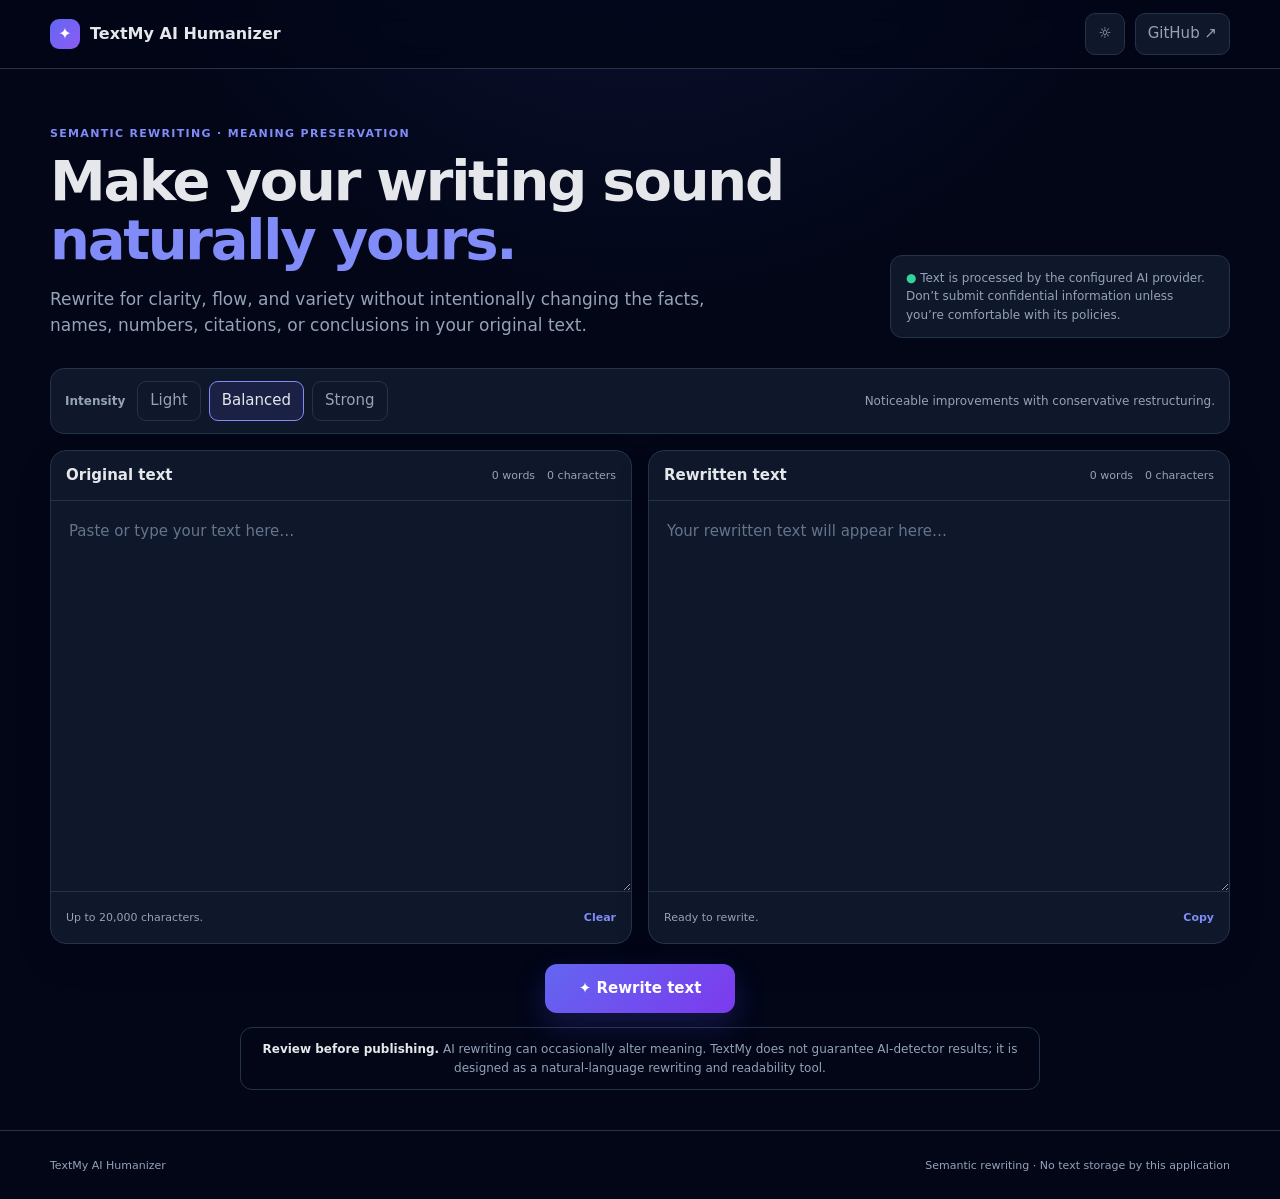
<file: frontend/index.html>
<!doctype html>
<html lang="en">
<head>
  <meta charset="utf-8">
  <meta name="viewport" content="width=device-width, initial-scale=1">
  <meta name="description" content="TextMy AI Humanizer rewrites text for clearer, more natural readability while preserving meaning.">
  <meta property="og:title" content="TextMy AI Humanizer">
  <meta property="og:description" content="TextMy AI Humanizer rewrites text for clearer, more natural readability while preserving meaning.">
  <meta name="theme-color" content="#0f172a">
  <title>TextMy AI Humanizer</title>
  <link rel="stylesheet" href="style.css">
</head>
<body>
  <header class="site-header">
    <div class="container header-inner">
      <a class="brand" href="./" aria-label="TextMy AI Humanizer home"><span class="brand-mark">✦</span><span>TextMy <strong>AI Humanizer</strong></span></a>
      <nav class="header-actions" aria-label="Primary"><button id="themeToggle" class="icon-button" type="button" aria-label="Switch theme" title="Switch theme">☼</button><a class="github-link" href="https://github.com/manmicheal214-maker/textmy-ai-humanizer" target="_blank" rel="noopener noreferrer">GitHub ↗</a></nav>
    </div>
  </header>
  <main class="container main-content">
    <section class="hero"><div><p class="eyebrow">Semantic rewriting · Meaning preservation</p><h1>Make your writing sound <span>naturally yours.</span></h1><p class="hero-copy">Rewrite for clarity, flow, and variety without intentionally changing the facts, names, numbers, citations, or conclusions in your original text.</p></div><div class="privacy-note"><span>●</span> Text is processed by the configured AI provider. Don’t submit confidential information unless you’re comfortable with its policies.</div></section>
    <section class="toolbar" aria-label="Rewrite settings"><div class="intensity" role="group" aria-label="Rewrite intensity"><span class="toolbar-label">Intensity</span><label><input type="radio" name="intensity" value="light"> <span>Light</span></label><label><input type="radio" name="intensity" value="balanced" checked> <span>Balanced</span></label><label><input type="radio" name="intensity" value="strong"> <span>Strong</span></label></div><p id="intensityHelp" class="intensity-help">Noticeable improvements with conservative restructuring.</p></section>
    <section class="editor-grid">
      <article class="panel"><div class="panel-head"><label for="inputText">Original text</label><div class="counts"><span id="inputWords">0 words</span><span id="inputCount">0 characters</span></div></div><textarea id="inputText" maxlength="20000" spellcheck="true" placeholder="Paste or type your text here…" aria-describedby="inputHint"></textarea><div class="panel-foot"><span id="inputHint">Up to 20,000 characters.</span><button id="clearBtn" class="text-button" type="button">Clear</button></div></article>
      <article class="panel output-panel"><div class="panel-head"><label for="outputText">Rewritten text</label><div class="counts"><span id="outputWords">0 words</span><span id="outputCount">0 characters</span></div></div><textarea id="outputText" readonly placeholder="Your rewritten text will appear here…" aria-live="polite"></textarea><div class="panel-foot"><span id="status" role="status" aria-live="polite">Ready to rewrite.</span><button id="copyBtn" class="text-button" type="button">Copy</button></div></article>
    </section>
    <div class="primary-actions"><button id="humanizeBtn" class="primary-button" type="button"><span>✦</span> Rewrite text</button></div>
    <section id="diffSection" class="diff-section" hidden><div class="diff-head"><strong>Changes</strong><button id="diffToggle" class="text-button" type="button" aria-expanded="false">Show changes</button></div><div id="diffView" class="diff-view" hidden aria-live="polite"></div></section>
    <section class="disclaimer"><strong>Review before publishing.</strong> AI rewriting can occasionally alter meaning. TextMy does not guarantee AI-detector results; it is designed as a natural-language rewriting and readability tool.</section>
  </main>
  <footer class="site-footer"><div class="container footer-inner"><span>TextMy AI Humanizer</span><span>Semantic rewriting · No text storage by this application</span></div></footer>
  <script>
    window.TEXTMY_API_URL = "/api";
    if (typeof location !== "undefined" && location.hostname.endsWith("github.io")) {
      window.TEXTMY_API_URL = "https://textmy-api.manmicheal214.workers.dev";
    }
  </script>
  <script src="semantic-client.js"></script>
  <script src="app.js"></script>
</body>
</html>
</file>
<file: frontend/style.css>
* { box-sizing: border-box; }
:root { color-scheme: dark; --bg:#020617; --surface:#0f172a; --surface2:#111c32; --border:#24324a; --text:#e5e7eb; --muted:#94a3b8; --accent:#818cf8; --accent2:#6366f1; --good:#34d399; --danger:#fb7185; }
:root[data-theme="light"] { color-scheme:light; --bg:#f8fafc; --surface:#fff; --surface2:#f1f5f9; --border:#dbe3ef; --text:#0f172a; --muted:#64748b; --accent:#4f46e5; --accent2:#4338ca; --good:#059669; --danger:#e11d48; }
html,body { margin:0; min-height:100%; }
body { background:radial-gradient(circle at 50% -20%,rgba(99,102,241,.15),transparent 35%),var(--bg); color:var(--text); font:15px/1.55 Inter,ui-sans-serif,system-ui,-apple-system,BlinkMacSystemFont,"Segoe UI",sans-serif; }
button,textarea { font:inherit; } a { color:inherit; text-decoration:none; }
.container { width:min(1180px,calc(100% - 32px)); margin:auto; }
.site-header { border-bottom:1px solid var(--border); background:rgba(2,6,23,.72); backdrop-filter:blur(14px); position:sticky; top:0; z-index:10; }
:root[data-theme="light"] .site-header { background:rgba(248,250,252,.82); }
.header-inner,.footer-inner { min-height:68px; display:flex; align-items:center; justify-content:space-between; gap:16px; }
.brand { display:flex; align-items:center; gap:10px; font-size:16px; font-weight:700; }
.brand-mark { display:grid; place-items:center; width:30px; height:30px; border-radius:9px; background:linear-gradient(135deg,var(--accent2),#8b5cf6); color:white; }
.header-actions { display:flex; align-items:center; gap:10px; }
.icon-button,.github-link { border:1px solid var(--border); background:var(--surface); color:var(--muted); border-radius:10px; padding:8px 12px; cursor:pointer; transition:.2s; }
.icon-button:hover,.github-link:hover { color:var(--text); border-color:var(--accent); }
.main-content { padding:56px 0 40px; }
.hero { display:flex; justify-content:space-between; gap:40px; align-items:end; margin-bottom:30px; }
.eyebrow { margin:0 0 10px; color:var(--accent); text-transform:uppercase; letter-spacing:.12em; font-size:11px; font-weight:800; }
h1 { max-width:760px; font-size:clamp(34px,5vw,56px); line-height:1.05; letter-spacing:-.04em; margin:0; } h1 span { color:var(--accent); }
.hero-copy { max-width:700px; color:var(--muted); font-size:17px; margin:16px 0 0; }
.privacy-note { max-width:340px; padding:13px 15px; border:1px solid var(--border); background:var(--surface); border-radius:12px; color:var(--muted); font-size:12px; } .privacy-note span { color:var(--good); }
.toolbar { display:flex; align-items:center; justify-content:space-between; gap:16px; padding:12px 14px; border:1px solid var(--border); background:var(--surface); border-radius:14px; margin-bottom:16px; }
.intensity { display:flex; align-items:center; gap:8px; flex-wrap:wrap; } .toolbar-label { color:var(--muted); font-size:12px; font-weight:700; margin-right:4px; }
.intensity label { cursor:pointer; } .intensity input { position:absolute; opacity:0; } .intensity input:disabled + span { opacity:.45; cursor:not-allowed; }
.intensity label span { display:inline-block; border:1px solid var(--border); padding:7px 12px; border-radius:9px; color:var(--muted); transition:.2s; }
.intensity input:checked + span { border-color:var(--accent); color:var(--text); background:rgba(99,102,241,.13); }
.intensity-help { margin:0; color:var(--muted); font-size:12px; }
.editor-grid { display:grid; grid-template-columns:1fr 1fr; gap:16px; }
.panel { min-width:0; border:1px solid var(--border); background:var(--surface); border-radius:16px; overflow:hidden; box-shadow:0 14px 40px rgba(0,0,0,.08); }
.panel-head,.panel-foot { display:flex; align-items:center; justify-content:space-between; gap:12px; padding:13px 15px; } .panel-head { border-bottom:1px solid var(--border); }
.panel-head label { font-weight:700; } .counts { display:flex; gap:12px; color:var(--muted); font-size:11px; }
textarea { display:block; width:100%; min-height:390px; padding:18px; resize:vertical; border:0; outline:0; background:transparent; color:var(--text); line-height:1.7; } textarea::placeholder { color:#64748b; } #outputText { color:var(--good); }
.panel-foot { border-top:1px solid var(--border); color:var(--muted); font-size:11px; } .text-button { border:0; background:none; color:var(--accent); font-weight:700; cursor:pointer; padding:4px 0; } .text-button:hover { text-decoration:underline; }
.primary-actions { display:flex; justify-content:center; padding:20px 0 14px; }
.primary-button { min-width:190px; border:0; border-radius:12px; padding:13px 22px; background:linear-gradient(135deg,var(--accent2),#7c3aed); color:white; font-weight:800; cursor:pointer; box-shadow:0 12px 30px rgba(79,70,229,.25); transition:transform .15s,opacity .15s; } .primary-button:hover:not(:disabled) { transform:translateY(-1px); } .primary-button:disabled { opacity:.65; cursor:wait; }
.spinner { display:inline-block; width:14px; height:14px; margin-right:7px; vertical-align:-2px; border:2px solid rgba(255,255,255,.35); border-top-color:white; border-radius:50%; animation:spin .8s linear infinite; } @keyframes spin { to { transform:rotate(360deg); } }
.diff-section { margin:4px 0 18px; border:1px solid var(--border); background:var(--surface); border-radius:14px; overflow:hidden; } .diff-head { display:flex; justify-content:space-between; align-items:center; padding:12px 15px; border-bottom:1px solid var(--border); }
.diff-view { padding:18px; white-space:pre-wrap; word-break:break-word; line-height:1.75; color:var(--text); } .diff-view mark { border-radius:3px; padding:1px 2px; } .diff-added { background:rgba(52,211,153,.22); color:var(--good); } .diff-removed { background:rgba(251,113,133,.18); color:var(--danger); text-decoration:line-through; }
.disclaimer { max-width:800px; margin:0 auto; padding:12px 15px; border:1px solid var(--border); border-radius:12px; color:var(--muted); font-size:12px; text-align:center; } .disclaimer strong { color:var(--text); }
.site-footer { border-top:1px solid var(--border); color:var(--muted); font-size:11px; }
#status[data-type="error"] { color:var(--danger); } #status[data-type="success"] { color:var(--good); }
:focus-visible { outline:2px solid var(--accent); outline-offset:2px; }
@media (max-width:800px) { .hero { display:block; } .privacy-note { max-width:none; margin-top:20px; } .toolbar { align-items:flex-start; flex-direction:column; } .editor-grid { grid-template-columns:1fr; } textarea { min-height:300px; } }
@media (max-width:520px) { .container { width:min(100% - 20px,1180px); } .main-content { padding-top:34px; } .github-link { display:none; } .footer-inner { flex-direction:column; justify-content:center; padding:14px 0; } }
</file>
